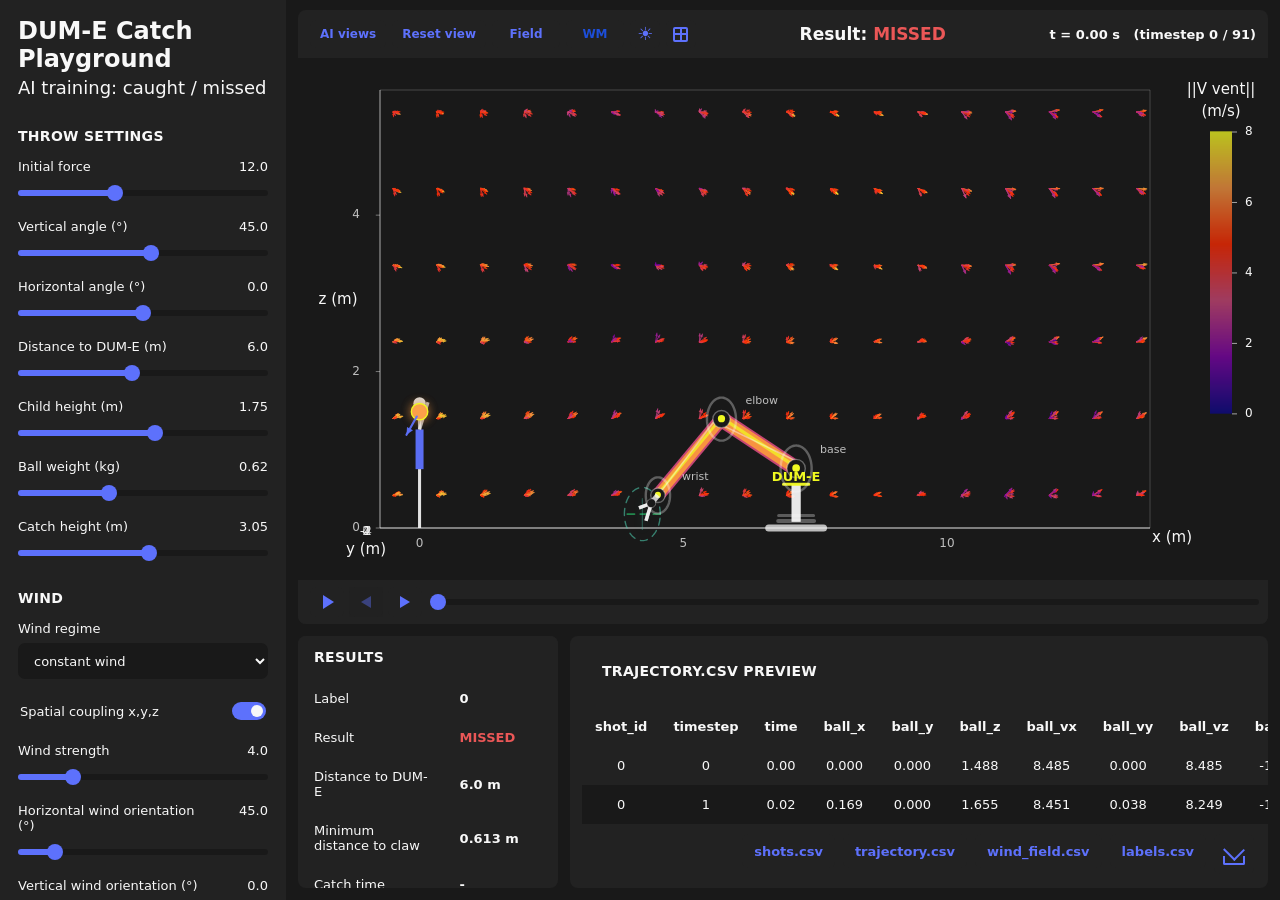
<file: index.html>
<!doctype html>
<html lang="en">
  <head>
    <meta charset="utf-8">
    <meta http-equiv="refresh" content="0; url=interface/index.html">
    <title>DUM-E Catch Playground</title>
  </head>
  <body>
    <p>Opening the <a href="interface/index.html">DUM-E interface</a>...</p>
    <script>window.location.replace("interface/index.html");</script>
  </body>
</html>
</file>
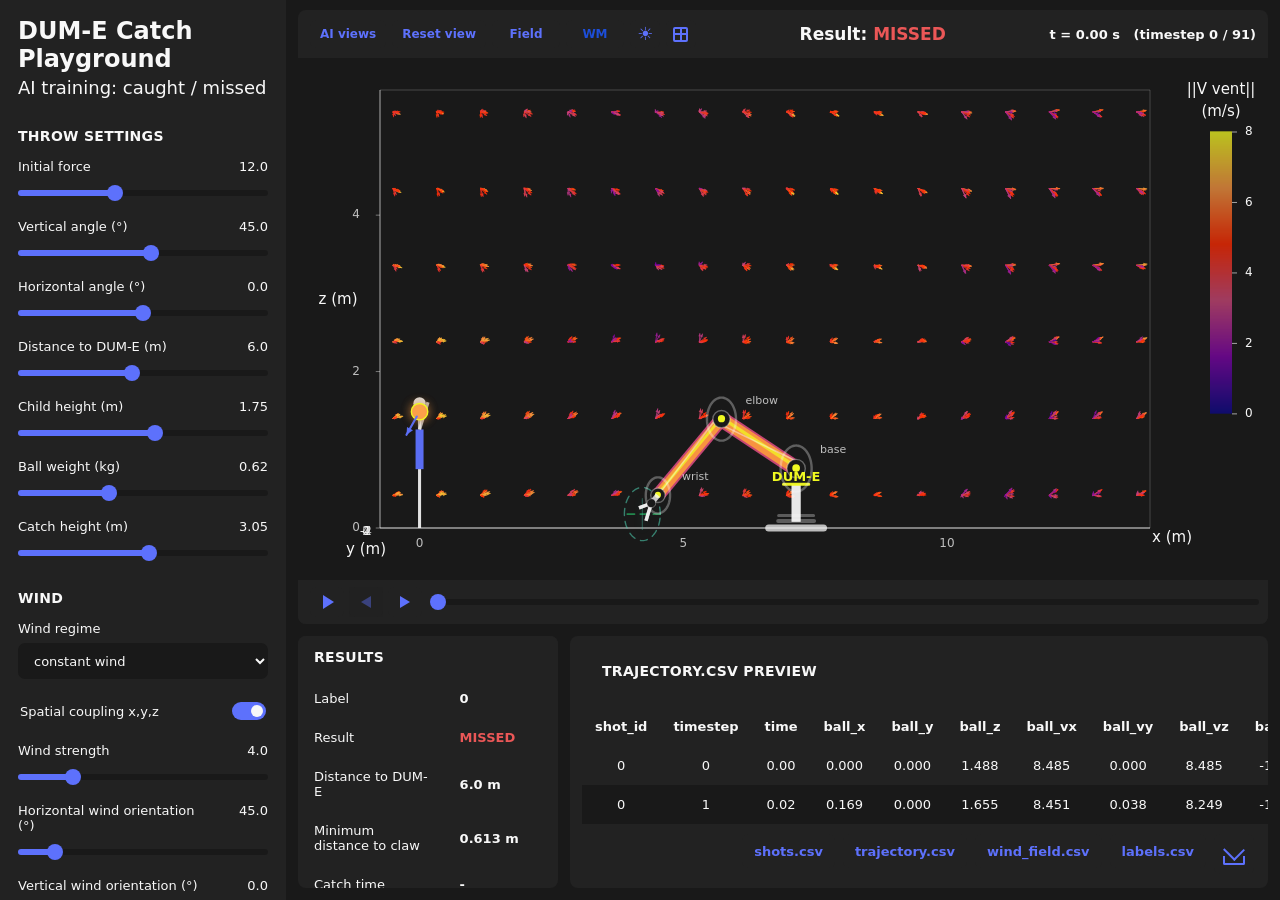
<file: interface/index.html>
<!doctype html>
<html lang="en">
  <head>
    <meta charset="utf-8">
    <meta name="viewport" content="width=device-width, initial-scale=1">
    <title>DUM-E Catch Playground</title>
    <link rel="stylesheet" href="styles.css">
    <link id="lightTheme" rel="stylesheet" href="light-mode.css" disabled>
    <link id="darkTheme" rel="stylesheet" href="dark-mode.css">
  </head>
  <body data-theme="dark">
    <div class="app-shell">
      <aside class="sidebar" aria-label="Control panel">
        <div class="sidebar-inner">
          <header class="brand">
            <h1>DUM-E Catch Playground</h1>
            <p>AI training: caught / missed</p>
          </header>

          <section class="control-section">
            <h2>THROW SETTINGS</h2>

            <label class="slider-field" for="initialForce">
              <span>Initial force</span>
              <output id="initialForceValue">12.0</output>
              <input id="initialForce" type="range" min="1" max="30" step="0.1" value="12">
            </label>

            <label class="slider-field" for="verticalAngle">
              <span>Vertical angle (°)</span>
              <output id="verticalAngleValue">45.0</output>
              <input id="verticalAngle" type="range" min="5" max="80" step="0.5" value="45">
            </label>

            <label class="slider-field" for="horizontalAngle">
              <span>Horizontal angle (°)</span>
              <output id="horizontalAngleValue">0.0</output>
              <input id="horizontalAngle" type="range" min="-45" max="45" step="0.5" value="0">
            </label>

            <label class="slider-field" for="distanceToHoop">
              <span>Distance to DUM-E (m)</span>
              <output id="distanceToHoopValue">6.0</output>
              <input id="distanceToHoop" type="range" min="1" max="12" step="0.1" value="6">
            </label>

            <label class="slider-field" for="boyHeight">
              <span>Child height (m)</span>
              <output id="boyHeightValue">1.75</output>
              <input id="boyHeight" type="range" min="1.20" max="2.20" step="0.01" value="1.75">
            </label>

            <label class="slider-field" for="ballMass">
              <span>Ball weight (kg)</span>
              <output id="ballMassValue">0.62</output>
              <input id="ballMass" type="range" min="0.30" max="1.20" step="0.01" value="0.62">
            </label>

            <label class="slider-field" for="hoopHeight">
              <span>Catch height (m)</span>
              <output id="hoopHeightValue">3.05</output>
              <input id="hoopHeight" type="range" min="2.0" max="4.0" step="0.01" value="3.05">
            </label>
          </section>

          <section class="control-section">
            <h2>WIND</h2>

            <label class="select-field" for="windRegime">
              <span>Wind regime</span>
              <select id="windRegime">
                <option value="0">no wind</option>
                <option value="1" selected>constant wind</option>
                <option value="2">random wind</option>
                <option value="3">Markov wind</option>
                <option value="4">cyclic wind</option>
                <option value="5">gusts</option>
                <option value="6">sudden shift</option>
                <option value="7">mean reversion</option>
                <option value="8">volatility clustering</option>
                <option value="9">jump / news shock</option>
                <option value="10">pump &amp; fade</option>
                <option value="11">cascade liquidations</option>
                <option value="12">liquidity wall</option>
                <option value="13">squeeze breakout</option>
                <option value="14">hidden regime switching</option>
                <option value="15">chaotic wind</option>
              </select>
            </label>

            <label class="toggle-field" for="windCoupling">
              <span>Spatial coupling x,y,z</span>
              <input id="windCoupling" type="checkbox" checked>
            </label>

            <label class="slider-field" for="windStrength">
              <span>Wind strength</span>
              <output id="windStrengthValue">4.0</output>
              <input id="windStrength" type="range" min="0" max="20" step="0.1" value="4">
            </label>

            <label class="slider-field" for="windOrientation">
              <span>Horizontal wind orientation (°)</span>
              <output id="windOrientationValue">45.0</output>
              <input id="windOrientation" type="range" min="0" max="360" step="1" value="45">
            </label>

            <label class="slider-field" for="windVerticalOrientation">
              <span>Vertical wind orientation (°)</span>
              <output id="windVerticalOrientationValue">0.0</output>
              <input id="windVerticalOrientation" type="range" min="-90" max="90" step="1" value="0">
            </label>
          </section>

          <section class="control-section">
            <h2>PHYSICS</h2>
            <label class="slider-field" for="dragCoeff">
              <span>Drag coefficient</span>
              <output id="dragCoeffValue">0.020</output>
              <input id="dragCoeff" type="range" min="0" max="0.20" step="0.005" value="0.02">
            </label>

            <label class="toggle-field" for="showDragVector">
              <span>Show drag vector</span>
              <input id="showDragVector" type="checkbox" checked>
            </label>
          </section>

          <button id="goButton" class="primary-button" type="button">GO</button>

          <section class="legend-card" aria-label="Wind regime legend">
            <h2>WIND REGIME</h2>
            <p><i class="swatch swatch-0"></i>0 : no wind</p>
            <p><i class="swatch swatch-1"></i>1 : constant wind</p>
            <p><i class="swatch swatch-2"></i>2 : random wind</p>
            <p><i class="swatch swatch-3"></i>3 : Markov wind</p>
            <p><i class="swatch swatch-4"></i>4 : cyclic wind</p>
            <p><i class="swatch swatch-5"></i>5 : gusts</p>
            <p><i class="swatch swatch-6"></i>6 : sudden shift</p>
            <p><i class="swatch swatch-7"></i>7 : mean reversion</p>
            <p><i class="swatch swatch-8"></i>8 : volatility clustering</p>
            <p><i class="swatch swatch-9"></i>9 : jump / news shock</p>
            <p><i class="swatch swatch-10"></i>10 : pump &amp; fade</p>
            <p><i class="swatch swatch-11"></i>11 : cascade liquidations</p>
            <p><i class="swatch swatch-12"></i>12 : liquidity wall</p>
            <p><i class="swatch swatch-13"></i>13 : squeeze breakout</p>
            <p><i class="swatch swatch-14"></i>14 : hidden regime switching</p>
            <p><i class="swatch swatch-15"></i>15 : chaotic wind</p>
          </section>
        </div>
      </aside>

      <main class="workspace">
        <section class="simulation-card">
          <header class="sim-header">
            <div class="header-actions">
              <a id="aiCamerasLink" class="header-button header-link" href="ai-cameras.html">AI views</a>
              <button id="resetCamera" class="header-button" type="button">Reset view</button>
              <button id="windVizToggle" class="header-button wind-viz-button" type="button" aria-pressed="false" title="Switch to field map">Field</button>
              <button id="worldModelToggle" class="header-button world-model-button" type="button" aria-label="Show World Model predictions" aria-pressed="false" title="Show World Model predictions">WM</button>
              <button id="themeToggle" class="header-button theme-toggle-button" type="button" aria-label="Enable light mode" aria-pressed="true" title="Enable light mode">☀</button>
              <div class="view-menu">
                <button id="viewCubeToggle" class="header-button theme-toggle-button view-cube-button" type="button" aria-label="Choose a view face" aria-expanded="false" aria-controls="viewCubeMenu" title="Choose a view">
                  <span class="view-cube-icon" aria-hidden="true"></span>
                </button>
                <div id="viewCubeMenu" class="view-menu-panel" hidden>
                  <button type="button" data-view="profile">Profile</button>
                  <button type="button" data-view="top">Top</button>
                  <button type="button" data-view="front">Front</button>
                  <button type="button" data-view="back">Back</button>
                  <button type="button" data-view="left">Left</button>
                  <button type="button" data-view="right">Right</button>
                </div>
              </div>
            </div>
            <h2>Result: <strong id="resultTitle" class="result-fail">MISSED</strong></h2>
            <p id="timeTitle">t = 0.00 s &nbsp; (timestep 0 / 250)</p>
          </header>

          <div class="scene-frame">
            <canvas id="sceneCanvas" aria-label="3D throw simulation toward DUM-E"></canvas>
          </div>

          <div class="sim-controls">
            <button id="playButton" class="playback-button" type="button" data-mode="play" aria-label="Play" title="Play"></button>
            <button id="stepBackButton" class="step-button step-back-button" type="button" aria-label="Previous frame" title="Previous frame"></button>
            <button id="stepForwardButton" class="step-button step-forward-button" type="button" aria-label="Next frame" title="Next frame"></button>
            <input id="timeSlider" type="range" min="0" max="0" step="1" value="0" aria-label="Time slider">
          </div>
        </section>

        <section class="bottom-grid">
          <article class="data-card results-card">
            <h2>RESULTS</h2>
            <table class="metrics-table">
              <tbody id="resultsBody"></tbody>
            </table>
          </article>

          <article class="data-card csv-card">
            <div class="card-header">
              <h2>TRAJECTORY.CSV PREVIEW</h2>
            </div>
            <div class="table-wrap">
              <table class="csv-table" id="csvPreview"></table>
            </div>
            <div class="download-row">
              <button class="download-button secondary-download" type="button" data-csv-download="shots">shots.csv</button>
              <button class="download-button secondary-download" type="button" data-csv-download="trajectory">trajectory.csv</button>
              <button class="download-button secondary-download" type="button" data-csv-download="wind_field">wind_field.csv</button>
              <button class="download-button secondary-download" type="button" data-csv-download="labels">labels.csv</button>
              <button id="downloadCsv" class="download-button icon-download-button" type="button" aria-label="Download all 4 CSV files" title="Download all 4 CSV files"></button>
            </div>
          </article>
        </section>
      </main>
    </div>

    <script src="app.js"></script>
  </body>
</html>
</file>
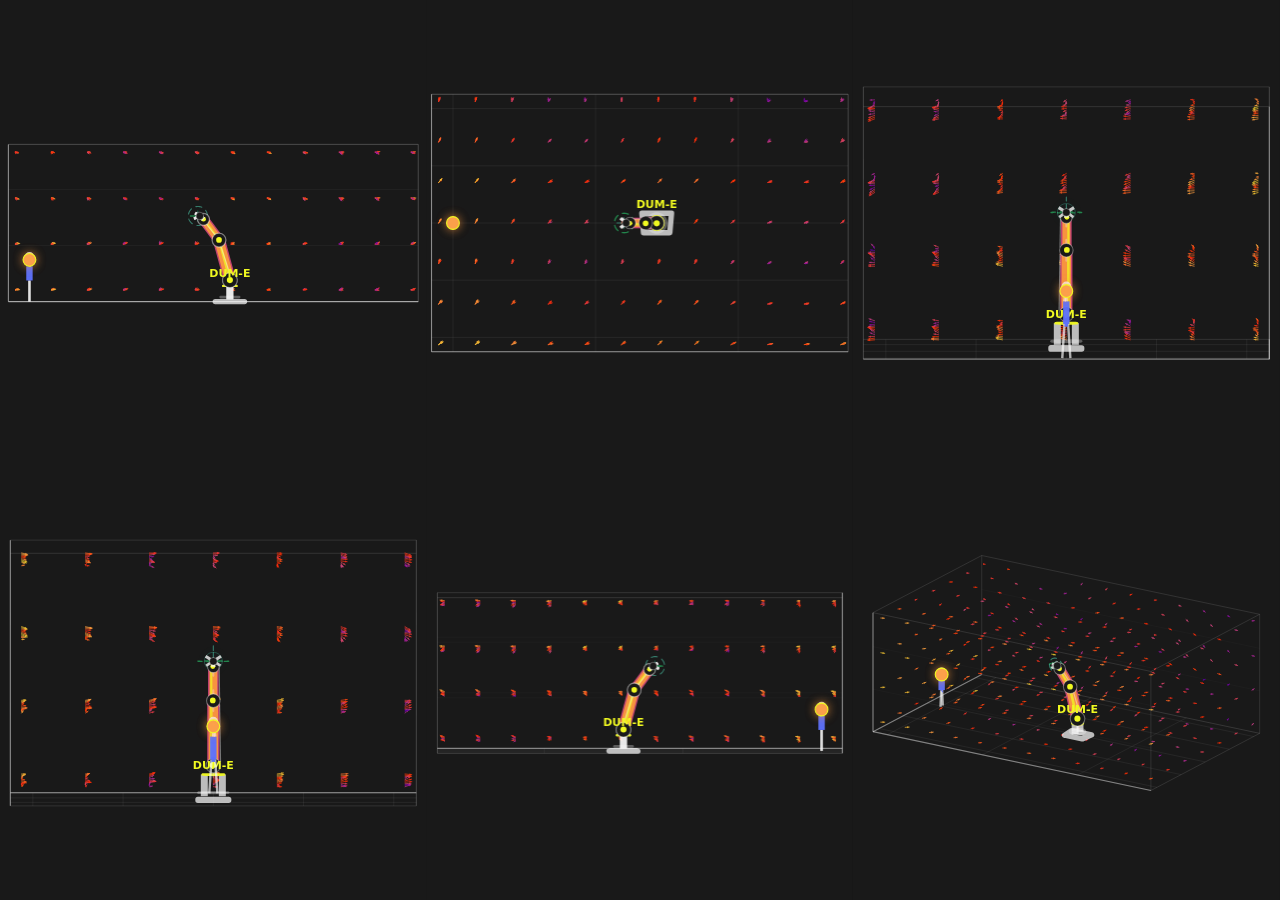
<file: interface/ai-cameras.html>
<!doctype html>
<html lang="en">
  <head>
    <meta charset="utf-8">
    <meta name="viewport" content="width=device-width, initial-scale=1">
    <title>DUM-E Catch Playground — AI Input</title>
    <link rel="stylesheet" href="styles.css">
    <link id="lightTheme" rel="stylesheet" href="light-mode.css" disabled>
    <link id="darkTheme" rel="stylesheet" href="dark-mode.css">
    <link rel="stylesheet" href="ai-cameras.css">
  </head>
  <body data-theme="dark">
    <main class="ai-dataset-frame" aria-label="Multi-view visual model input">
      <section class="ai-camera-grid" aria-label="Synchronized camera feeds">
        <article class="camera-card">
          <canvas data-camera="profile" aria-label="camera_profile"></canvas>
        </article>
        <article class="camera-card">
          <canvas data-camera="top" aria-label="camera_top"></canvas>
        </article>
        <article class="camera-card">
          <canvas data-camera="rear" aria-label="camera_rear"></canvas>
        </article>
        <article class="camera-card">
          <canvas data-camera="hoop" aria-label="camera_dum_e"></canvas>
        </article>
        <article class="camera-card">
          <canvas data-camera="left" aria-label="camera_left"></canvas>
        </article>
        <article class="camera-card">
          <canvas data-camera="oblique" aria-label="camera_oblique"></canvas>
        </article>
      </section>
    </main>

    <script src="ai-cameras.js"></script>
  </body>
</html>
</file>
<file: interface/styles.css>
:root {
  --bottom-height: clamp(214px, 28vh, 310px);
  font-family: Inter, ui-sans-serif, system-ui, -apple-system, BlinkMacSystemFont, "Segoe UI", sans-serif;
}

* {
  box-sizing: border-box;
}

html,
body {
  width: 100%;
  height: 100%;
  margin: 0;
  overflow: hidden;
  color: var(--text, #111827);
  background: var(--page, #f6f8fb);
}

body,
button,
input,
select,
table {
  font: inherit;
  letter-spacing: 0;
}

button,
select,
input[type="range"] {
  cursor: pointer;
}

.app-shell {
  display: grid;
  grid-template-columns: clamp(286px, 19vw, 380px) minmax(0, 1fr);
  width: 100vw;
  height: 100vh;
  min-height: 620px;
}

.sidebar {
  min-width: 0;
  height: 100vh;
  overflow-y: auto;
  overflow-x: hidden;
  background: var(--sidebar, #fbfcfe);
  border-right: 1px solid var(--line, #dfe5ee);
}

.sidebar-inner {
  padding: 18px 18px 22px;
}

.brand {
  padding: 0 0 14px;
}

.brand h1 {
  margin: 0 0 4px;
  font-size: 24px;
  line-height: 1.15;
  font-weight: 800;
}

.brand p {
  margin: 0;
  font-size: 18px;
  line-height: 1.25;
}

.control-section {
  padding: 15px 0 12px;
  border-top: 1px solid var(--line, #dfe5ee);
}

.control-section h2,
.legend-card h2,
.data-card h2 {
  margin: 0;
  font-size: 14px;
  line-height: 1.1;
  font-weight: 800;
}

.slider-field,
.select-field,
.toggle-field {
  display: grid;
  grid-template-columns: minmax(0, 1fr) auto;
  gap: 8px 10px;
  width: 100%;
  margin-top: 15px;
  font-size: 13px;
  color: var(--text, #111827);
}

.slider-field output {
  min-width: 44px;
  text-align: right;
  color: var(--text, #111827);
}

.slider-field input {
  grid-column: 1 / -1;
  width: 100%;
  margin: 0;
}

input[type="range"] {
  --range-progress: 50%;
  --slider-fill: var(--primary, var(--blue, #5D71FC));
  --slider-track: #191919;
  appearance: none;
  height: 22px;
  background: transparent;
  accent-color: var(--slider-fill);
}

input[type="range"]::-webkit-slider-runnable-track {
  height: 6px;
  border-radius: 999px;
  background:
    linear-gradient(
      90deg,
      var(--slider-fill) 0%,
      var(--slider-fill) var(--range-progress),
      var(--slider-track) var(--range-progress),
      var(--slider-track) 100%
    );
}

input[type="range"]::-webkit-slider-thumb {
  appearance: none;
  width: 16px;
  height: 16px;
  margin-top: -5px;
  border: 0;
  border-radius: 999px;
  background: var(--slider-fill);
  box-shadow: none;
}

input[type="range"]::-moz-range-track {
  height: 6px;
  border-radius: 999px;
  background: var(--slider-track);
}

input[type="range"]::-moz-range-progress {
  height: 6px;
  border-radius: 999px;
  background: var(--slider-fill);
}

input[type="range"]::-moz-range-thumb {
  width: 16px;
  height: 16px;
  border: 0;
  border-radius: 999px;
  background: var(--slider-fill);
  box-shadow: none;
}

.select-field {
  display: flex;
  flex-direction: column;
  gap: 7px;
}

.select-field select {
  width: 100%;
  height: 36px;
  padding: 0 12px;
  color: var(--text, #111827);
  background: var(--field-bg, #ffffff);
  border: 1px solid var(--field-border, #ccd6e1);
  border-radius: 7px;
}

.toggle-field {
  display: flex;
  align-items: center;
  justify-content: space-between;
  min-height: 34px;
  padding: 0 2px;
}

.toggle-field input {
  width: 34px;
  height: 18px;
  margin: 0;
  appearance: none;
  position: relative;
  flex: 0 0 auto;
  background: var(--control-bg, #ffffff);
  border: 1px solid var(--field-border, #ccd6e1);
  border-radius: 999px;
  transition: background 120ms ease;
}

.toggle-field input::before {
  content: "";
  position: absolute;
  top: 2px;
  left: 2px;
  width: 12px;
  height: 12px;
  border-radius: 50%;
  background: var(--muted, #7a8699);
  transition: transform 120ms ease, background 120ms ease;
}

.toggle-field input:checked {
  background: var(--blue, var(--orange, #1677e8));
}

.toggle-field input:checked::before {
  transform: translateX(16px);
  background: var(--primary-button-text, #ffffff);
}

.primary-button {
  width: 100%;
  height: 44px;
  margin: 12px 0 16px;
  border: 0;
  border-radius: 6px;
  color: var(--primary-button-text, #050611);
  background: var(--primary-gradient, linear-gradient(180deg, #1a83f5 0%, #0f72df 100%));
  font-size: 16px;
  font-weight: 700;
  box-shadow: var(--primary-shadow, 0 7px 16px rgba(22, 119, 232, 0.22));
}

.primary-button:hover {
  background: var(--primary-gradient-hover, linear-gradient(180deg, #2490ff 0%, #1069ce 100%));
}

.legend-card {
  padding: 15px 14px 16px;
  background: var(--panel, #ffffff);
  border: 1px solid var(--line, #dfe5ee);
  border-radius: 8px;
}

.legend-card p {
  display: flex;
  align-items: center;
  gap: 8px;
  margin: 8px 0 0;
  font-size: 13px;
  line-height: 1.1;
}

.swatch {
  display: inline-block;
  width: 9px;
  height: 9px;
  border-radius: 2px;
}

.swatch-0 { background: #4fd1b2; }
.swatch-1 { background: #1ca7ec; }
.swatch-2 { background: #b517d7; }
.swatch-3 { background: #e0d000; }
.swatch-4 { background: #0c7bdc; }
.swatch-5 { background: #ff9b22; }
.swatch-6 { background: #ff6b00; }
.swatch-7 { background: #f97316; }
.swatch-8 { background: #27AE60; }
.swatch-9 { background: #f0f921; }
.swatch-10 { background: #EB5757; }
.swatch-11 { background: #f89540; }
.swatch-12 { background: #cc4778; }
.swatch-13 { background: #7e03a8; }
.swatch-14 { background: #ff2a00; }
.swatch-15 { background: #f0f921; }

.workspace {
  display: grid;
  grid-template-rows: minmax(0, 1fr) var(--bottom-height);
  gap: 12px;
  height: 100vh;
  min-width: 0;
  padding: 10px 12px 12px;
  overflow: hidden;
}

.simulation-card,
.data-card {
  min-width: 0;
  background: var(--panel, #ffffff);
  border: 1px solid var(--line, #dfe5ee);
  border-radius: 8px;
  box-shadow: var(--card-shadow, 0 3px 16px rgba(17, 24, 39, 0.04));
}

.simulation-card {
  display: grid;
  grid-template-rows: 48px minmax(0, 1fr) 44px;
  min-height: 0;
  overflow: hidden;
}

.sim-header {
  display: grid;
  grid-template-columns: minmax(0, auto) minmax(130px, 1fr) max-content;
  align-items: center;
  column-gap: 14px;
  min-width: 0;
  height: 48px;
  padding: 0 12px;
  border-bottom: 1px solid var(--line, #dfe5ee);
}

.sim-header h2 {
  justify-self: center;
  margin: 0;
  font-size: 17px;
  line-height: 1;
  font-weight: 650;
  white-space: nowrap;
  min-width: 0;
  overflow: hidden;
  text-overflow: ellipsis;
}

.sim-header strong {
  font-weight: 850;
}

.result-fail { color: var(--red, var(--pink, #e11322)); }
.result-made { color: var(--green, var(--gold, #16833a)); }

.sim-header p {
  justify-self: end;
  min-width: 0;
  margin: 0;
  font-size: 13px;
  line-height: 1;
  font-weight: 600;
  white-space: nowrap;
  overflow: hidden;
  text-overflow: ellipsis;
}

.header-actions {
  display: flex;
  align-items: center;
  gap: 6px;
  min-width: 0;
}

.header-button {
  display: inline-flex;
  align-items: center;
  justify-content: center;
  justify-self: start;
  height: 28px;
  padding: 0 10px;
  color: var(--control-text, var(--gold, #0f5fbd));
  background: var(--control-bg, #ffffff);
  border: 1px solid var(--field-border, #c8d8ee);
  border-radius: 6px;
  font-size: 12px;
  font-weight: 700;
  white-space: nowrap;
}

.header-link {
  text-decoration: none;
}

.theme-toggle-button {
  display: inline-grid;
  place-items: center;
  width: 30px;
  padding: 0;
  font-size: 18px;
  line-height: 1;
}

.wind-viz-button {
  min-width: 68px;
}

.wind-viz-button[aria-pressed="true"] {
  color: var(--text, #111827);
  background: var(--control-bg-hover, #f4f8ff);
}

.world-model-button {
  min-width: 58px;
  padding: 0 8px;
  color: #1d4ed8;
}

.world-model-button[aria-pressed="true"] {
  color: #1d4ed8;
  background: rgba(37, 99, 235, 0.12);
  border-color: rgba(37, 99, 235, 0.42);
}

.world-model-button.is-loading {
  opacity: 0.78;
}

.view-menu {
  position: relative;
  display: inline-grid;
  place-items: center;
}

.view-cube-button {
  position: relative;
}

.view-cube-icon {
  position: relative;
  display: block;
  width: 15px;
  height: 15px;
  border: 2px solid currentColor;
  border-radius: 2px;
}

.view-cube-icon::before,
.view-cube-icon::after {
  content: "";
  position: absolute;
  background: currentColor;
}

.view-cube-icon::before {
  left: 50%;
  top: 0;
  width: 2px;
  height: 100%;
  transform: translateX(-50%);
}

.view-cube-icon::after {
  left: 0;
  top: 50%;
  width: 100%;
  height: 2px;
  transform: translateY(-50%);
}

.view-menu-panel {
  position: absolute;
  top: calc(100% + 8px);
  left: 0;
  z-index: 20;
  display: grid;
  grid-template-columns: repeat(2, minmax(74px, 1fr));
  gap: 6px;
  min-width: 166px;
  padding: 8px;
  background: var(--panel, #ffffff);
  border: 1px solid var(--field-border, #c8d8ee);
  border-radius: 8px;
  box-shadow: var(--card-shadow, 0 8px 24px rgba(17, 24, 39, 0.12));
}

.view-menu-panel[hidden] {
  display: none;
}

.view-menu-panel button {
  height: 30px;
  padding: 0 10px;
  color: var(--control-text, var(--blue, #0f5fbd));
  background: var(--control-bg, #ffffff);
  border: 1px solid var(--field-border, #c8d8ee);
  border-radius: 6px;
  font-size: 12px;
  font-weight: 700;
}

.view-menu-panel button:hover {
  background: var(--control-bg-hover, #f4f8ff);
}

.header-button:hover {
  border-color: var(--blue, var(--orange, #1677e8));
  background: var(--control-bg-hover, #f4f8ff);
}

.scene-frame {
  position: relative;
  min-height: 0;
  overflow: hidden;
  background: var(--scene-bg, #ffffff);
}

#sceneCanvas {
  display: block;
  width: 100%;
  height: 100%;
  cursor: grab;
  touch-action: none;
  user-select: none;
}

#sceneCanvas.is-dragging {
  cursor: grabbing;
}

.sim-controls {
  display: grid;
  grid-template-columns: 34px 34px 34px minmax(0, 1fr);
  align-items: center;
  gap: 8px 5px;
  height: 44px;
  padding: 7px 12px;
  border-top: 1px solid var(--subtle-line, #edf1f6);
  background: var(--sim-controls-bg, #0c0f22);
}

.sim-controls button,
.download-button {
  height: 30px;
  padding: 0 14px;
  color: var(--control-text, var(--gold, #0f5fbd));
  background: var(--control-bg, #ffffff);
  border: 1px solid var(--field-border, #c8d8ee);
  border-radius: 6px;
  font-size: 14px;
  font-weight: 650;
}

.sim-controls .playback-button,
.sim-controls .step-button {
  display: grid;
  place-items: center;
  width: 34px;
  padding: 0;
}

.sim-controls button:disabled {
  cursor: default;
  opacity: 0.42;
}

.playback-button::before,
.step-button::before {
  content: "";
  display: block;
}

.playback-button[data-mode="play"]::before {
  width: 0;
  height: 0;
  margin-left: 2px;
  border-top: 7px solid transparent;
  border-bottom: 7px solid transparent;
  border-left: 11px solid currentColor;
}

.playback-button[data-mode="pause"]::before {
  width: 12px;
  height: 14px;
  background:
    linear-gradient(currentColor 0 0) left / 4px 100% no-repeat,
    linear-gradient(currentColor 0 0) right / 4px 100% no-repeat;
}

.playback-button[data-mode="replay"]::before {
  content: "↻";
  font-size: 21px;
  line-height: 1;
}

.step-back-button::before {
  width: 0;
  height: 0;
  border-top: 6px solid transparent;
  border-bottom: 6px solid transparent;
  border-right: 10px solid currentColor;
}

.step-forward-button::before {
  width: 0;
  height: 0;
  border-top: 6px solid transparent;
  border-bottom: 6px solid transparent;
  border-left: 10px solid currentColor;
}

.sim-controls button:hover,
.download-button:hover {
  border-color: var(--blue, var(--orange, #1677e8));
  background: var(--control-bg-hover, #f4f8ff);
}

.sim-controls input[type="range"] {
  width: 100%;
  margin-left: 3px;
}

.bottom-grid {
  display: grid;
  grid-template-columns: minmax(260px, 1fr) minmax(0, 3.35fr);
  gap: 12px;
  min-height: 0;
  overflow: hidden;
}

.data-card {
  display: flex;
  flex-direction: column;
  min-height: 0;
  overflow: hidden;
}

.results-card {
  overflow-x: hidden;
  overflow-y: auto;
}

.results-card h2 {
  position: sticky;
  top: 0;
  z-index: 2;
  flex: 0 0 auto;
  background: var(--panel, #ffffff);
}

.data-card h2,
.card-header {
  padding: 14px 16px;
  border-bottom: 1px solid var(--line, #dfe5ee);
}

.card-header {
  display: flex;
  align-items: center;
  justify-content: space-between;
}

.metrics-table,
.csv-table {
  width: 100%;
  border-collapse: collapse;
  font-size: 13px;
}

.metrics-table td {
  padding: 12px 16px;
  border-bottom: 1px solid var(--subtle-line, #edf1f6);
}

.metrics-table td:first-child {
  width: 56%;
  color: var(--text, #111827);
  border-right: 1px solid var(--subtle-line, #edf1f6);
}

.metrics-table td:last-child {
  font-weight: 650;
}

.metric-fail { color: var(--red, var(--pink, #e11322)); }
.metric-made { color: var(--green, var(--gold, #16833a)); }

.table-wrap {
  min-height: 0;
  overflow: auto;
  padding: 0 12px;
}

.csv-table {
  min-width: 1020px;
  margin: 0;
}

.csv-table th,
.csv-table td {
  padding: 12px 13px;
  text-align: center;
  white-space: nowrap;
  border: 1px solid var(--table-border, #e5ebf3);
}

.csv-table th {
  position: sticky;
  top: 0;
  z-index: 1;
  background: var(--panel, #ffffff);
  font-weight: 650;
}

.csv-table tr:nth-child(even) td {
  background: var(--table-alt, #fbfcfe);
}

.download-row {
  display: flex;
  flex-wrap: wrap;
  gap: 8px;
  justify-content: flex-end;
  padding: 10px 14px 14px;
  margin-top: auto;
}

.download-button {
  height: 40px;
  padding: 0 18px;
  font-size: 15px;
}

.secondary-download {
  height: 34px;
  padding: 0 12px;
  font-size: 13px;
}

.icon-download-button {
  position: relative;
  width: 40px;
  padding: 0;
}

.icon-download-button::before,
.icon-download-button::after {
  content: "";
  position: absolute;
  left: 50%;
  transform: translateX(-50%);
}

.icon-download-button::before {
  top: 8px;
  width: 13px;
  height: 14px;
  border-left: 2px solid currentColor;
  border-bottom: 2px solid currentColor;
  transform: translateX(-50%) rotate(-45deg);
}

.icon-download-button::after {
  bottom: 9px;
  width: 18px;
  height: 7px;
  border-right: 2px solid currentColor;
  border-bottom: 2px solid currentColor;
  border-left: 2px solid currentColor;
  border-radius: 0 0 2px 2px;
}

@media (max-width: 980px) {
  .app-shell {
    grid-template-columns: 280px minmax(0, 1fr);
  }

  .sim-header h2 {
    font-size: 17px;
  }

  .sim-header p {
    font-size: 13px;
  }

  .bottom-grid {
    grid-template-columns: 1fr 2fr;
  }
}

@media (max-width: 1120px) {
  .sim-header {
    grid-template-columns: auto minmax(0, 1fr) minmax(150px, max-content);
  }

  .sim-header h2 {
    justify-self: center;
  }

  .header-button {
    padding: 0 10px;
  }
}
</file>
<file: interface/light-mode.css>
:root {
  color-scheme: light;
  --blue: #1677e8;
  --blue-dark: #0f5fbd;
  --green: #27AE60;
  --red: #EB5757;
  --orange: #e87511;
  --ink: #111827;
  --text: #111827;
  --muted: #4b5563;
  --line: #dfe5ee;
  --panel: #ffffff;
  --page: #f6f8fb;
  --sidebar: #fbfcfe;
  --field-bg: #ffffff;
  --field-border: #ccd6e1;
  --control-bg: #ffffff;
  --control-bg-hover: #f4f8ff;
  --control-text: #0f5fbd;
  --subtle-line: #edf1f6;
  --table-border: #e5ebf3;
  --table-alt: #fbfcfe;
  --sim-controls-bg: #fbfcff;
  --primary-button-text: #ffffff;
  --primary-gradient: linear-gradient(180deg, #1a83f5 0%, #0f72df 100%);
  --primary-gradient-hover: linear-gradient(180deg, #2490ff 0%, #1069ce 100%);
  --primary-shadow: 0 7px 16px rgba(22, 119, 232, 0.22);
  --card-shadow: 0 3px 16px rgba(17, 24, 39, 0.04);
  --scene-bg: #ffffff;

  --canvas-bg: #ffffff;
  --canvas-text: #111827;
  --canvas-label: #273142;
  --canvas-grid: #d8dee8;
  --canvas-axis: #8b96a8;
  --canvas-box: #c6ceda;
  --canvas-robot-base: #15191f;
  --canvas-robot-base-edge: #303844;
  --canvas-robot-arm: #e87511;
  --canvas-robot-arm-light: #ffad5a;
  --canvas-robot-arm-shadow: #81350c;
  --canvas-robot-joint: #111827;
  --canvas-robot-joint-stroke: #3f4753;
  --canvas-robot-accent: #f4d23c;
  --canvas-robot-claw: #222a33;
  --canvas-robot-cable: #0f172a;
  --canvas-catch-zone: #16a34a;
  --canvas-catch-zone-soft: #86efac;
  --canvas-catch-zone-glow: 0 0 16px rgba(22, 163, 74, 0.28);
  --canvas-player-shoe: #0f172a;
  --canvas-player-short: #0f5fbd;
  --canvas-player-shirt: #0f72df;
  --canvas-player-limb: #9a4b21;
  --canvas-player-skin: #a95528;
  --canvas-player-skin-stroke: #6b2e18;
  --canvas-trajectory: #df7a12;
  --canvas-trajectory-dot: #e87511;
  --canvas-trajectory-stroke: #ab520e;
  --canvas-ball: #f28a1d;
  --canvas-ball-stroke: #a94908;
  --canvas-drag: #5D71FC;
  --colorbar-border: #b6bfcb;
  --colorbar-tick: #5d6675;
}
</file>
<file: interface/dark-mode.css>
:root {
  color-scheme: dark;

  /* Core dark-mode palette requested by the project. */
  --bg1: #191919;
  --bg2: #222222;
  --primary: #5D71FC;
  --blue: #5D71FC;
  --blue-dark: #5D71FC;

  --page: var(--bg1);
  --panel: var(--bg2);
  --sidebar: var(--bg2);
  --scene-bg: var(--bg1);
  --canvas-bg: var(--bg1);

  --ink: #f8f8f8;
  --text: #f8f8f8;
  --muted: rgba(248, 248, 248, 0.62);

  --line: transparent;
  --subtle-line: transparent;
  --field-border: transparent;
  --table-border: transparent;

  --field-bg: var(--bg1);
  --control-bg: var(--bg1);
  --control-bg-hover: var(--bg2);
  --sim-controls-bg: var(--bg2);
  --control-text: var(--primary);
  --primary-button-text: #f8f8f8;

  --primary-gradient: linear-gradient(180deg, var(--primary) 0%, var(--primary) 100%);
  --primary-gradient-hover: linear-gradient(180deg, var(--primary) 0%, var(--primary) 100%);
  --primary-shadow: none;
  --card-shadow: none;
  --glow-orange: none;

  --red: #EB5757;
  --green: #27AE60;

  --canvas-text: #f8f8f8;
  --canvas-label: rgba(248, 248, 248, 0.74);
  --canvas-grid: rgba(248, 248, 248, 0.08);
  --canvas-axis: rgba(248, 248, 248, 0.42);
  --canvas-box: rgba(248, 248, 248, 0.12);
  --canvas-robot-base: rgba(248, 248, 248, 0.76);
  --canvas-robot-base-edge: rgba(248, 248, 248, 0.34);
  --canvas-robot-arm: #f89540;
  --canvas-robot-arm-light: #f0f921;
  --canvas-robot-arm-shadow: #cc4778;
  --canvas-robot-joint: #191919;
  --canvas-robot-joint-stroke: rgba(248, 248, 248, 0.34);
  --canvas-robot-accent: #f0f921;
  --canvas-robot-claw: rgba(248, 248, 248, 0.82);
  --canvas-robot-cable: rgba(248, 248, 248, 0.58);
  --canvas-catch-zone: #27AE60;
  --canvas-catch-zone-soft: #4fd1b2;
  --canvas-catch-zone-glow:
    0 0 10px rgba(79, 209, 178, 0.58),
    0 0 26px rgba(39, 174, 96, 0.34);

  --canvas-player-shoe: rgba(248, 248, 248, 0.72);
  --canvas-player-short: var(--primary);
  --canvas-player-shirt: var(--primary);
  --canvas-player-limb: rgba(248, 248, 248, 0.72);
  --canvas-player-skin: rgba(248, 248, 248, 0.86);
  --canvas-player-skin-stroke: transparent;

  --canvas-ball: #fca24c;
  --canvas-ball-stroke: #f0f921;
  --canvas-drag: var(--primary);
  --canvas-ball-glow:
    0 0 10px rgba(248, 149, 64, 0.7),
    0 0 28px rgba(240, 249, 33, 0.35);

  --canvas-trajectory: #f89540;
  --canvas-trajectory-dot: #f0f921;
  --canvas-trajectory-stroke: #cc4778;
  --trajectory-glow:
    0 0 8px rgba(248, 149, 64, 0.6),
    0 0 24px rgba(248, 149, 64, 0.35);

  --wind-low: #0d0887;
  --wind-mid: #7e03a8;
  --wind-high: #cc4778;
  --wind-warm: #ff2a00;
  --wind-hot: #f89540;
  --wind-max: #f0f921;

  --table-alt: var(--bg1);
  --colorbar-border: transparent;
  --colorbar-tick: rgba(248, 248, 248, 0.62);
}

body[data-theme="dark"] {
  background: var(--page);
}

body[data-theme="dark"] .brand h1,
body[data-theme="dark"] .sim-header h2,
body[data-theme="dark"] .data-card h2,
body[data-theme="dark"] .legend-card h2,
body[data-theme="dark"] .control-section h2 {
  font-weight: 800;
}

body[data-theme="dark"] .control-section h2,
body[data-theme="dark"] .legend-card h2,
body[data-theme="dark"] .data-card h2 {
  font-size: 14px;
  letter-spacing: 0.02em;
  text-transform: uppercase;
}

body[data-theme="dark"] .sidebar,
body[data-theme="dark"] .simulation-card,
body[data-theme="dark"] .data-card,
body[data-theme="dark"] .legend-card,
body[data-theme="dark"] .select-field select,
body[data-theme="dark"] .header-button,
body[data-theme="dark"] .sim-controls button,
body[data-theme="dark"] .download-button,
body[data-theme="dark"] .view-menu-panel,
body[data-theme="dark"] .view-menu-panel button {
  border: 0;
  background: var(--panel);
  box-shadow: none;
}

body[data-theme="dark"] .select-field select {
  background: var(--bg1);
}

body[data-theme="dark"] .control-section,
body[data-theme="dark"] .sim-header,
body[data-theme="dark"] .sim-controls,
body[data-theme="dark"] .data-card h2,
body[data-theme="dark"] .card-header,
body[data-theme="dark"] .metrics-table td,
body[data-theme="dark"] .metrics-table td:first-child,
body[data-theme="dark"] .csv-table th,
body[data-theme="dark"] .csv-table td {
  border: 0;
}

body[data-theme="dark"] .select-field select,
body[data-theme="dark"] .header-button,
body[data-theme="dark"] .sim-controls button,
body[data-theme="dark"] .download-button,
body[data-theme="dark"] .wind-viz-button[aria-pressed="true"] {
  border-color: transparent;
}

body[data-theme="dark"] .wind-viz-button[aria-pressed="true"] {
  color: var(--text);
  background: var(--control-bg-hover);
}

body[data-theme="dark"] .header-button:hover,
body[data-theme="dark"] .sim-controls button:hover,
body[data-theme="dark"] .download-button:hover,
body[data-theme="dark"] .view-menu-panel button:hover {
  border-color: transparent;
  color: var(--text);
  background: var(--control-bg-hover);
  box-shadow: none;
}

body[data-theme="dark"] .primary-button:hover {
  filter: brightness(1.05);
  box-shadow: none;
}

body[data-theme="dark"] .scene-frame {
  background: var(--scene-bg);
}

body[data-theme="dark"] .swatch-0 { background: #4fd1b2; }
body[data-theme="dark"] .swatch-1 { background: #1ca7ec; }
body[data-theme="dark"] .swatch-2 { background: #b517d7; }
body[data-theme="dark"] .swatch-3 { background: #e0d000; }
body[data-theme="dark"] .swatch-4 { background: #0c7bdc; }
body[data-theme="dark"] .swatch-5 { background: #ff9b22; }
body[data-theme="dark"] .swatch-6 { background: #ff6b00; }
body[data-theme="dark"] .swatch-7 { background: #f97316; }
body[data-theme="dark"] .swatch-8 { background: #27AE60; }
body[data-theme="dark"] .swatch-9 { background: #f0f921; }
body[data-theme="dark"] .swatch-10 { background: #EB5757; }
body[data-theme="dark"] .swatch-11 { background: #f89540; }
body[data-theme="dark"] .swatch-12 { background: #cc4778; }
body[data-theme="dark"] .swatch-13 { background: #7e03a8; }
body[data-theme="dark"] .swatch-14 { background: #ff2a00; }
body[data-theme="dark"] .swatch-15 { background: #f0f921; }
</file>
<file: interface/ai-cameras.css>
html,
body {
  width: 100%;
  height: 100%;
  margin: 0;
  overflow: hidden;
  background: var(--scene-bg, #191919);
}

.ai-dataset-frame {
  width: 100vw;
  height: 100vh;
  padding: 0;
  overflow: hidden;
  background: var(--scene-bg, #191919);
}

.ai-camera-grid {
  display: grid;
  grid-template-columns: repeat(3, minmax(0, 1fr));
  grid-template-rows: repeat(2, minmax(0, 1fr));
  gap: 0;
  width: 100%;
  height: 100%;
  min-width: 0;
  min-height: 0;
  overflow: hidden;
}

.camera-card {
  min-width: 0;
  min-height: 0;
  overflow: hidden;
  background: var(--scene-bg, #191919);
  border: 0;
  border-radius: 0;
  box-shadow: none;
}

.camera-card canvas {
  display: block;
  width: 100%;
  height: 100%;
  background: var(--scene-bg, #191919);
}

@media (max-width: 1180px) {
  .ai-camera-grid {
    grid-template-columns: repeat(2, minmax(0, 1fr));
    grid-template-rows: repeat(3, minmax(0, 1fr));
  }
}
</file>
